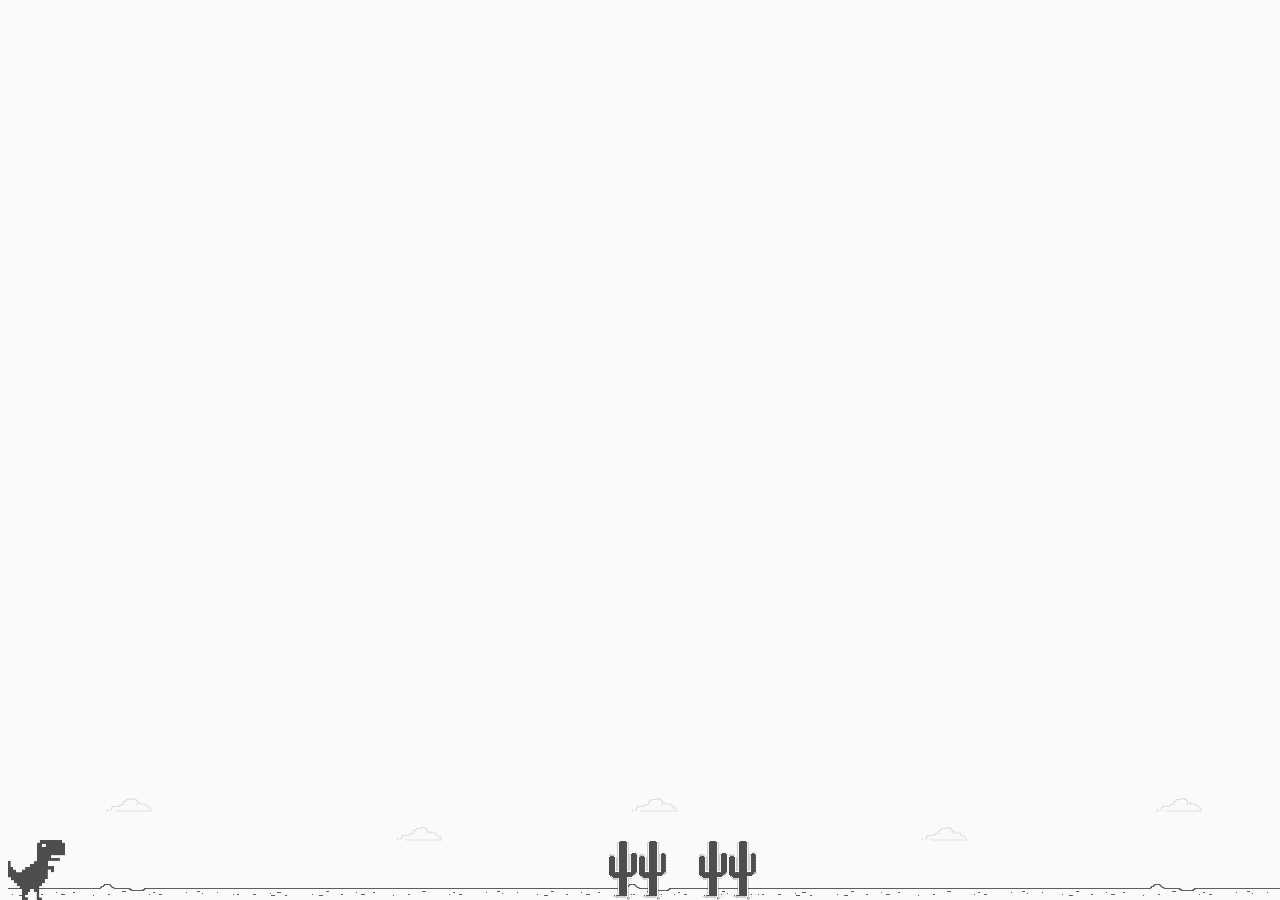
<file: dino/index.html>
<!DOCTYPE html>
<html lang="en">

<head>
    <meta charset="UTF-8">
    <meta http-equiv="X-UA-Compatible" content="IE=edge">
    <meta name="viewport" content="width=device-width, initial-scale=1.0">
    <link rel="stylesheet" href="style.css">
    <title>Dinorouge</title>
</head>

<body>
    <div class="background">
        <div class="dino"></div>
    </div>

    <audio src="musik/running-moire-main-version-00-35-12174.mp3" preload="auto" id="musik"></audio>
    <audio src="musik/salamisound-6039631-sfx-power-up-25-games.mp3" preload="auto" id="jumper"></audio>
</body>
<script src="dino.js"></script>

</html>
</file>
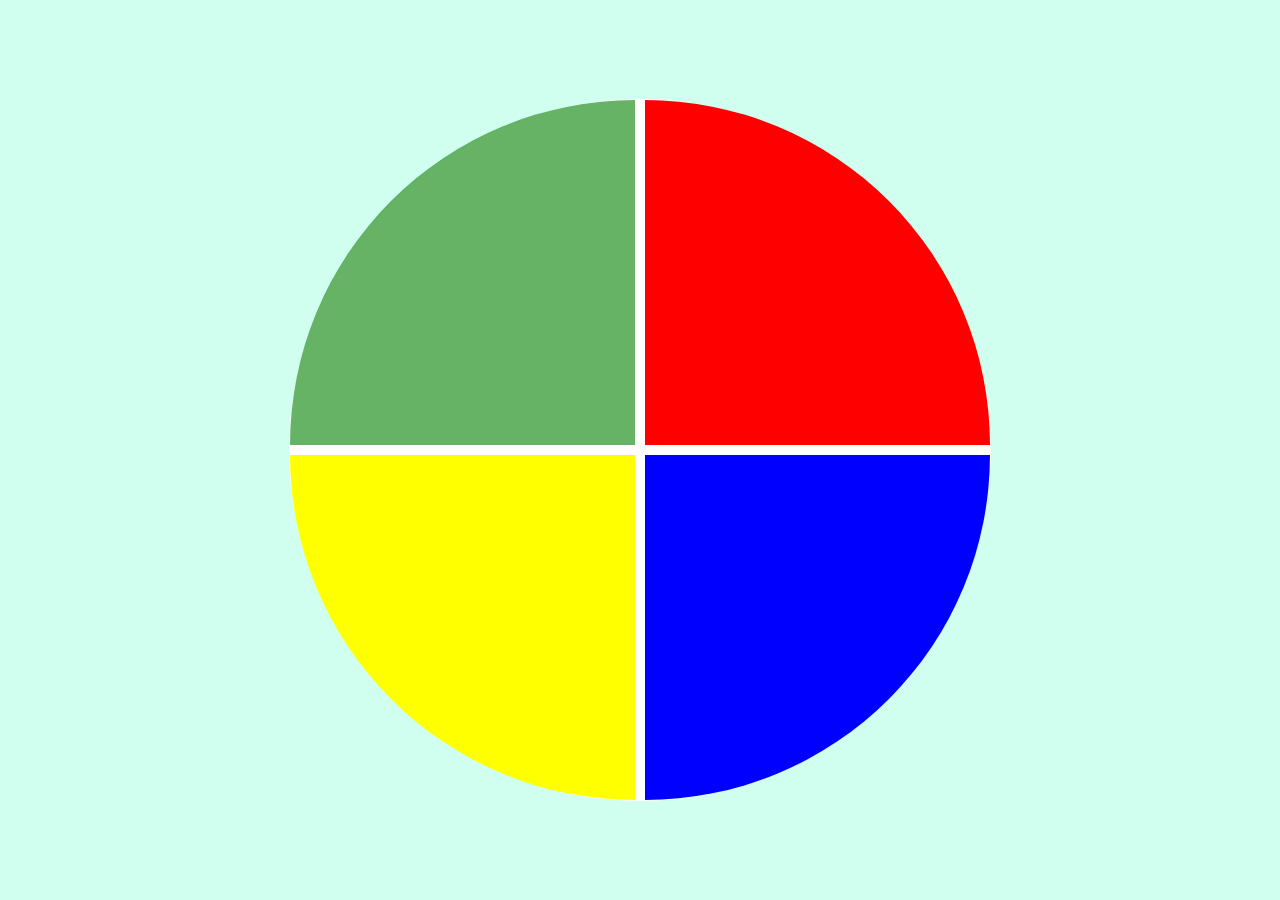
<file: Genius/index.html>
<!DOCTYPE html>
<html lang="en">
<head>
    <meta charset="UTF-8">
    <meta http-equiv="X-UA-Compatible" content="IE=edge">
    <meta name="viewport" content="width=device-width, initial-scale=1.0">
    <link rel="stylesheet" href="style.css">
    <title>Genius</title>
</head>
<body>
    <div class="main-game"> 
        <div class="genius">
            <div class="blue"></div>
            <div class="yellow"></div>
            <div class="red"></div>
            <div class="green"></div>
        </div>
    </div>
</body>

<script src="genius.js"></script>
</html>
</file>
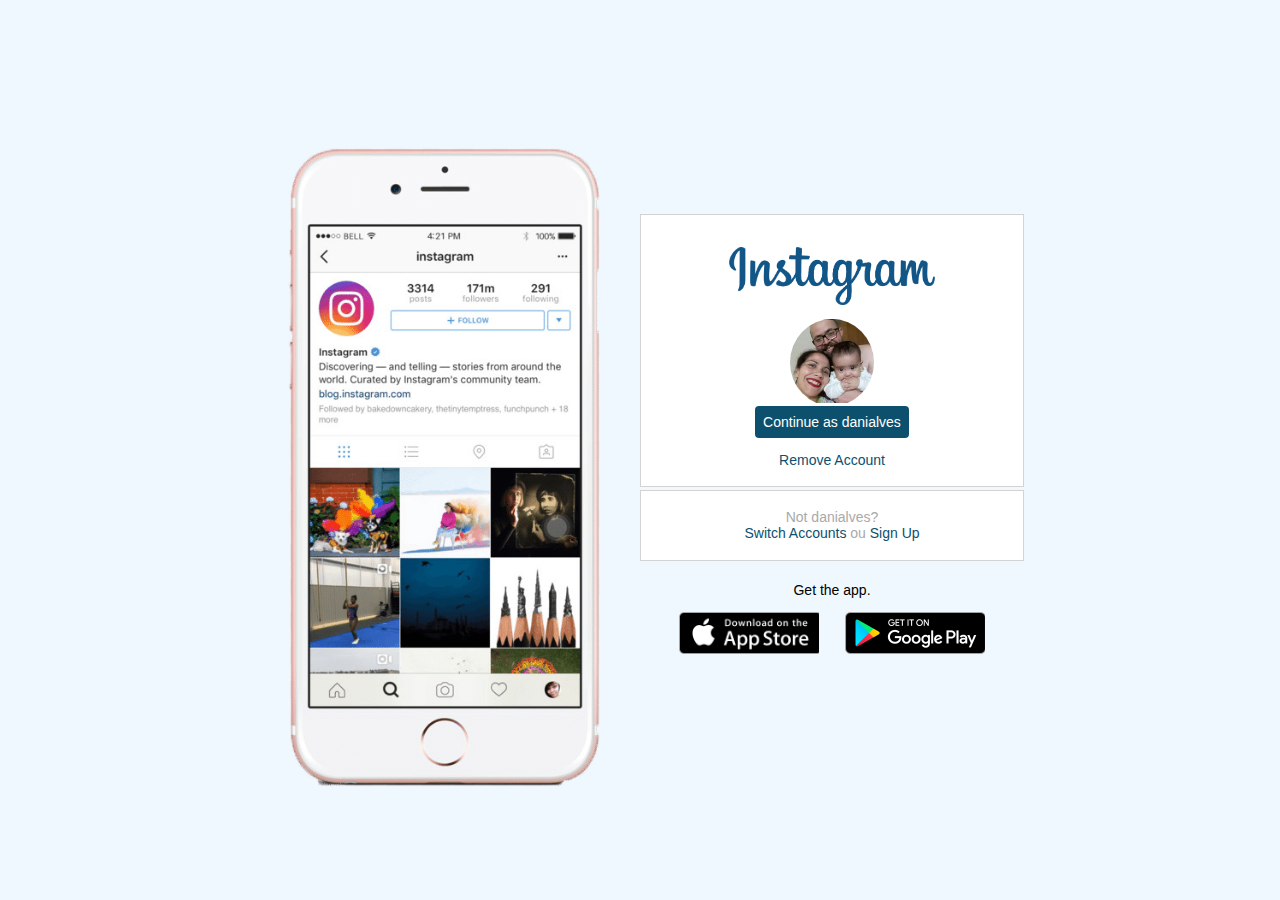
<file: insta page/index.html>
<!DOCTYPE html>
<html lang="en">
<head>
    <meta charset="UTF-8">
    <meta http-equiv="X-UA-Compatible" content="IE=edge">
    <meta name="viewport" content="width=device-width, initial-scale=1.0">
    <title>Document</title>
    <link rel="stylesheet" href="style.css">

</head>
<body>
    <div class="instagram-wrapper">
        <div class="instagram-phone">

            <img src="./assets/instacelular.png" alt="imagem do celular">
        </div>
        <div class="instagram-continue">
            <div class="group">
                <!-- tenho que diminuir o logo -->
                <img src="./assets/instalogo4.png" class="insta-logo" alt="instagram logo">
                <div class="profile-photo">
                    <img src="./assets/foto_profile.jpg" alt="foto da minha familia">

                </div>
                <a href="_blank" class="instagram-login">Continue as danialves</a>
                <a href="_blank" class="instagram-logout">Remove Account</a>
            </div>
            <div class="group">

                <p class="not-account"> Not danialves?</p>
                <p class="not-account">
                    <span class="link-blue"> Switch Accounts </span>
                    ou
                    <span class="link-blue"> Sign Up </span>
                </p>
            </div>
            <div class="get-the-app">
                <p class="get-app">
                    Get the app.
                </p>
                <div class="download">
                    <a href="#" class="app-download"></a>
                    <a href="#" class="app-download"></a>
                </div>
            </div>
        </div>


    </div>
    
</body>
</html>
</file>
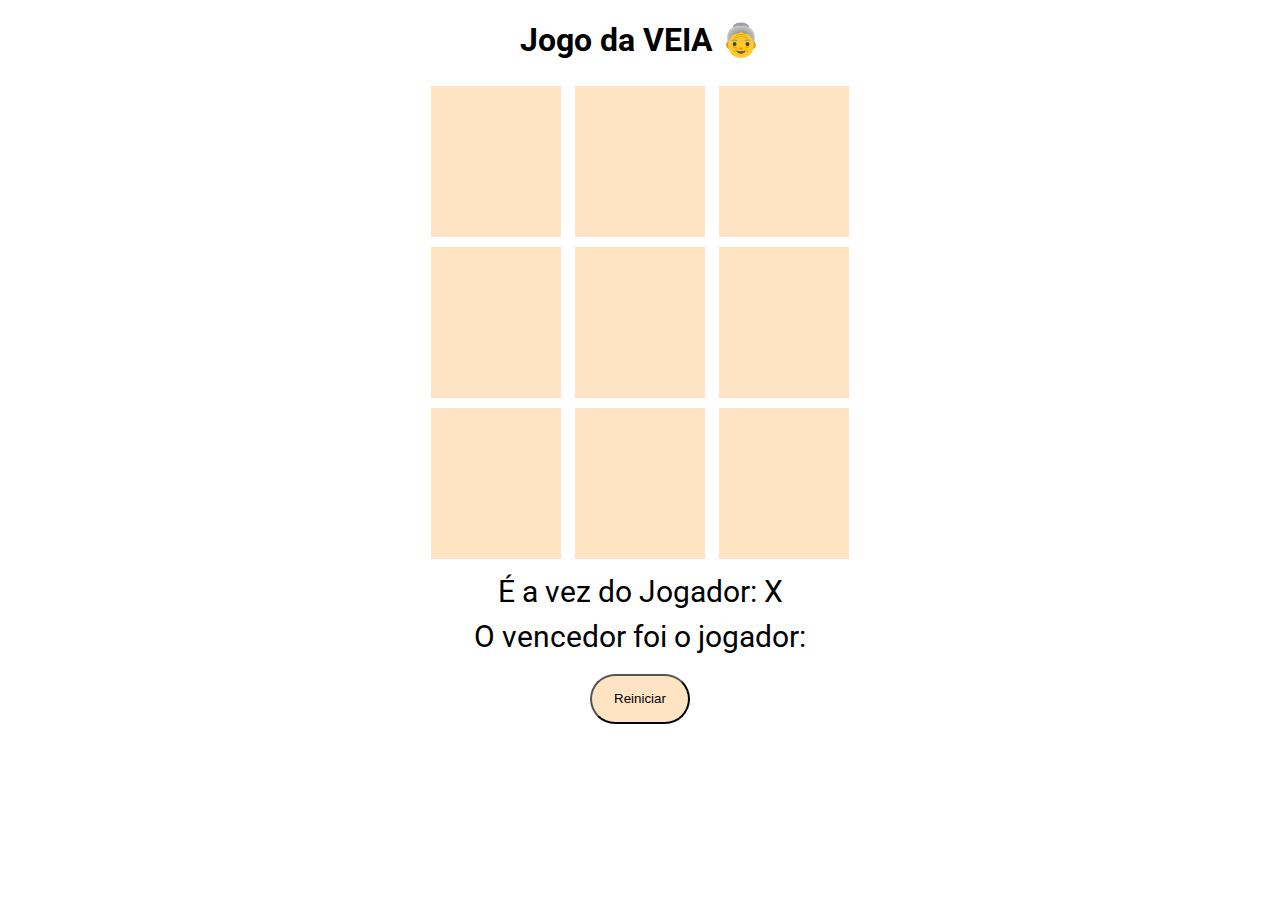
<file: jogo da veia/index.html>
<!DOCTYPE html>
<html lang="pt-br">

<head>
    <meta charset="UTF-8">
    <meta http-equiv="X-UA-Compatible" content="IE=edge">
    <meta name="viewport" content="width=device-width, initial-scale=1.0">
    <link rel="stylesheet" href="style.css">
    <title>Document</title>
</head>

<body>
    <h1>Jogo da VEIA 👵</h1>

    <div>
        <div id="1" class="quadrado" onclick="escolherQuadrado(this.id)">-</div>
        <div id="2" class="quadrado" onclick="escolherQuadrado(this.id)">-</div>
        <div id="3" class="quadrado" onclick="escolherQuadrado(this.id)">-</div>
    </div>

    <div>
        <div id="4" class="quadrado" onclick="escolherQuadrado(this.id)">-</div>
        <div id="5" class="quadrado" onclick="escolherQuadrado(this.id)">-</div>
        <div id="6" class="quadrado" onclick="escolherQuadrado(this.id)">-</div>
    </div>

    <div>
        <div id="7" class="quadrado" onclick="escolherQuadrado(this.id)">-</div>
        <div id="8" class="quadrado" onclick="escolherQuadrado(this.id)">-</div>
        <div id="9" class="quadrado" onclick="escolherQuadrado(this.id)">-</div>
    </div>

    <div class="jogador">
        <label>
            É a vez do Jogador:
        </label>
        <label id="jogador-selecionado">

        </label>
    </div>

    <div class="vencedor">
        <label>
            O vencedor foi o jogador:
        </label>
        <label id="vencedor-selecionado">

        </label>
    </div>

    <div>
        <button onclick="reiniciar()">
            Reiniciar
        </button>
    </div>


</body>

<script src="jogodaveia.js"></script>

</html>
</file>
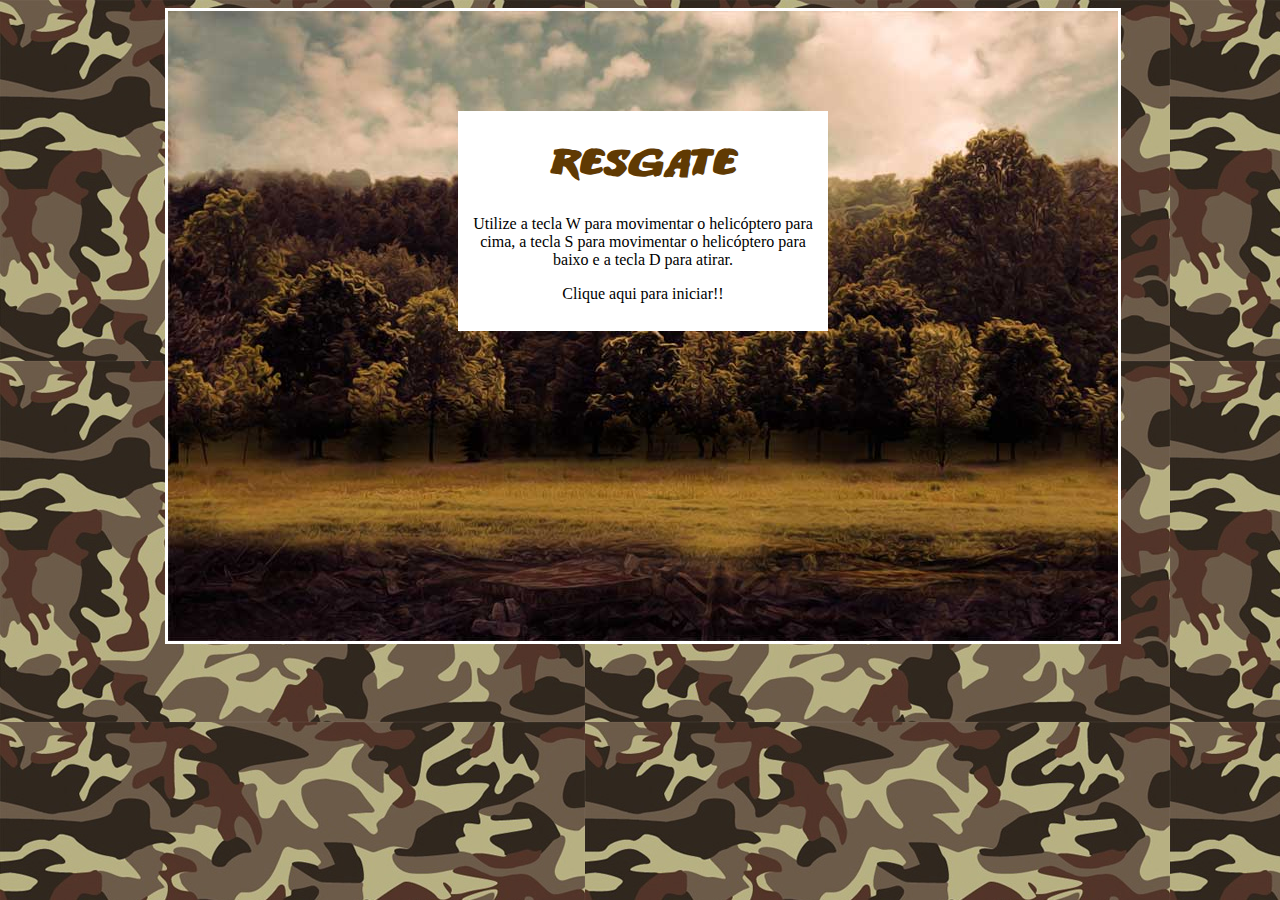
<file: jogo de naves/index.html>
<!DOCTYPE html>
<html lang="en">

<head>
    <meta charset="UTF-8">
    <meta http-equiv="X-UA-Compatible" content="IE=edge">
    <meta name="viewport" content="width=device-width, initial-scale=1.0">
    <title>Resgate</title>
    <link rel="stylesheet" href="style.css">
</head>

<body>
    <div id="container">

        <div id="fundoGame">

            <div id="inicio" onclick="start()">
                <h1> Resgate </h1>
                <p>Utilize a tecla W para movimentar o helicóptero para cima, a tecla S para movimentar o helicóptero
                    para baixo e a tecla D para atirar.</p>
                <p> Clique aqui para iniciar!! </p>
            </div>

        </div>

    </div>

    <!-- Sons do jogo !-->
<audio src="sons/som.mp3" preload="auto" id="somDisparo"></audio>
<audio src="sons/explosao.mp3" preload="auto" id="somExplosao"></audio>
<audio src="sons/musica_fundo.mp3" preload="auto" id="musica"></audio>
<audio src="sons/gameover.mp3" preload="auto" id="somGameover"></audio>
<audio src="sons/perdido.mp3" preload="auto" id="somPerdido"></audio>	
<audio src="sons/resgate.mp3" preload="auto" id="somResgate"></audio>
</body>

<script src="js/jquery-1.11.1.min.js"></script>
<script src="js/jquery-collision.min.js"></script>
<script src="js/naves.js"></script>

<!-- algumas ideias sobre:
1. colocar uma premiação para recuperar a energia
2. colocar um superpoder depois do resgate de xamigos -->

</html>
</file>
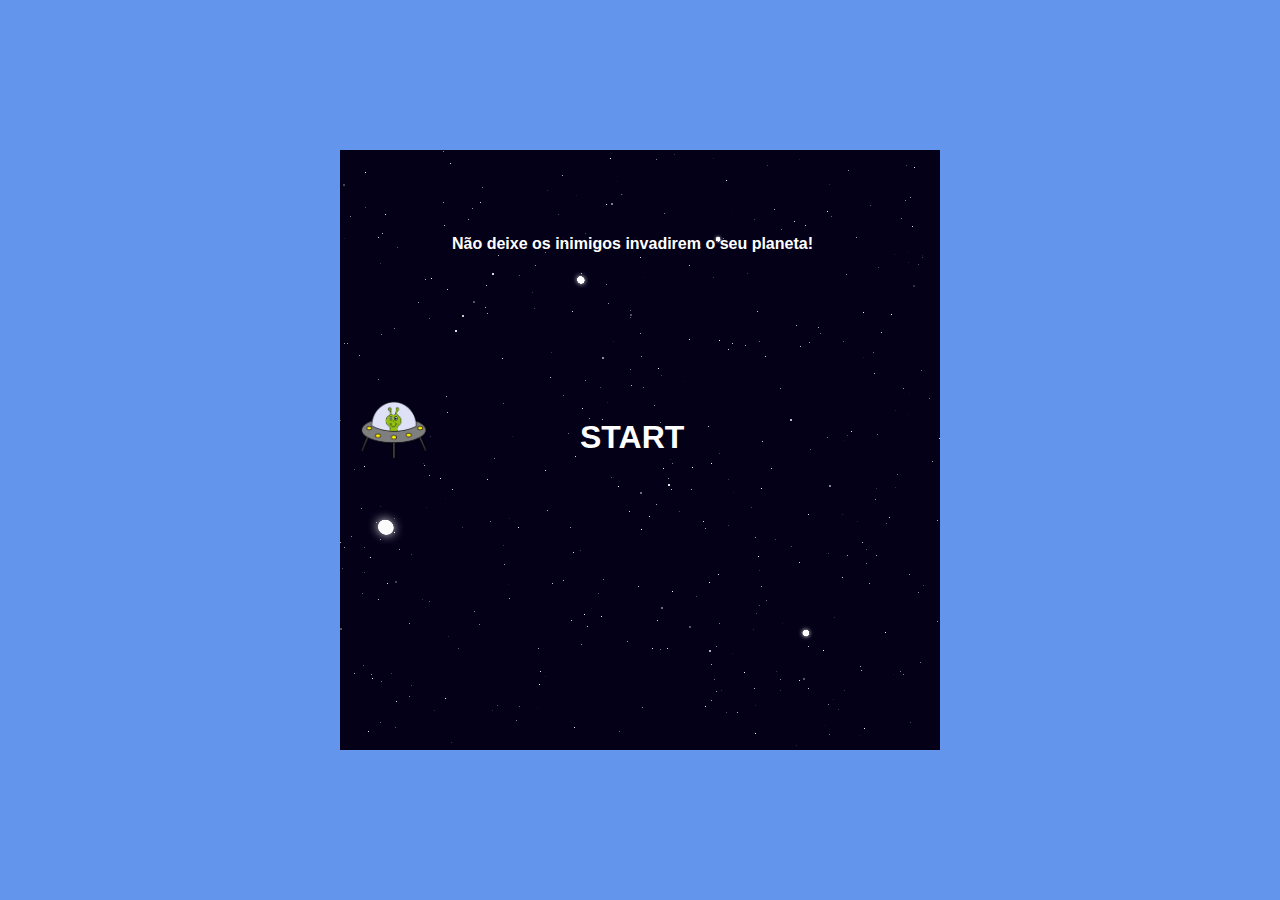
<file: space shooter/index.html>
<!DOCTYPE html>
<html lang="en">
<head>
    <meta charset="UTF-8">
    <meta http-equiv="X-UA-Compatible" content="IE=edge">
    <meta name="viewport" content="width=device-width, initial-scale=1.0">
    <link rel="stylesheet" href="style.css">
    <title>Space Shooter</title>
</head>
<body>
    <div id="main-play-area">
        <img class="player-shooter" src="imgs/hero.png" alt="hero">
        <h4 class="game-instructions">
            Não deixe os inimigos invadirem o seu planeta!
        </h4>
        <div class="start-button">
            <h1>START</h1>
        </div>
    </div>
</body>
<script src="ss.js"></script>
</html>
</file>
<file: dino/style.css>
body {
    background: #fafafa;
  }
  
  .dino {
    position: absolute;
    bottom: 0;
    background-image: url(imgs/dino.png);
    width: 60px;
    height: 60px;
  }
  
  .cactus {
    position: absolute;
    width: 60px;
    height: 60px;
    bottom: 0;
    background-image: url(imgs/cactus.png);
  }
  
  .game-over {
    text-align: center;
    color: #666;
    margin: 50px 0;
    font-family: arial;
  }
  
  @keyframes slideright {
    from {
        background-position: 70000%;
    }
    to {
        background-position: 0%;
    }
  }
  
  .background {
    position: absolute;
    bottom: 0px;
    background-image: url('imgs/background.png');
    background-repeat: repeat-x;
    animation: slideright 600s infinite linear;
    -webkit-animation: slideright 600s infinite linear;
    width: 100%;
    height: 200px;
  }
</file>
<file: Genius/style.css>
body {

    margin: 0;
    background-color: rgb(208, 255, 239);
}

.main-game{
    height: 100vh;
    width: 100vw;
    display: flex;
    justify-content: center;
    align-items: center;
}

.genius {
    display: grid;
    grid-template-areas: 'verde vermelho'
    'amarelo azul';
    grid-gap: 10px;
    border: 1px solid #fff;
    background-color: #fff;
    border-radius: 100%;
    width: 700px;
    height: 700px;
}

.blue {
    grid-area: azul;
    background-color: blue;
    border-bottom-right-radius: 100%;
}

.red {
    grid-area: vermelho;
    background-color: red;
    border-top-right-radius: 100%;
}

.yellow {
    grid-area: amarelo;
    background-color: yellow;
    border-bottom-left-radius: 100%;
}

.green {
    grid-area: verde;
    background-color: green;
    border-top-left-radius: 100%;
}

.selected {
    opacity: 0.6;
}
</file>
<file: insta page/style.css>
*{
    padding: 0;
    margin: 0;
    box-sizing: border-box;
    text-decoration: none;
    font-family: sans-serif;
    font-size: 14px;
}

body{
    width: 100%;
    min-height: 100vh;
    background-color: aliceblue;
    margin: 0;
    padding: 0;
    display: flex;
    justify-content: center;
}

.instagram-wrapper {
    display: flex;
    align-items: center;
    justify-content: start;
    width: 60%;
    height: 100vh;

}

.instagram-phone{
    display: flex;
    align-items: center;
    justify-content: center;
    width: 50%;
}

.instagram-phone img{
    height: 55rem;
}

.instagram-continue{
    display: flex;
    align-items: center;
    justify-content: space-around;
    flex-direction: column;
    width: 50%;
    min-height: 34rem;
}

.insta-logo{
    width: 206px;
    height: 58px;
    margin: 1rem;
    
}

.group{
    display: flex;
    justify-content: space-between;
    align-items: center;
    flex-direction: column;
    background-color: white;
    width: 100%;
    padding: 1.3rem 0;
    border: 1px solid lightgray;
    
}

.group:nth-child(1){
    min-height: 19rem;
}


.profile-photo{
    display: flex;
    justify-content: center;
    align-items: center;
    border-radius: 50%;
    overflow: hidden; /* esconde o excesso da imagem */
    /* margin-bottom: 0.5rem; */
}

.profile-photo img{
    height: 6rem;
    margin-bottom: 0.2rem;
}

.instagram-login{
background-color: rgb(12, 80, 110);
color: white;
padding: 8px;
border-radius: 4px;
}

.instagram-logout{
    color: rgb(12, 80, 110);
    margin-top: 1rem;
    /* margin: 8px; */
}

.not-account{

    color: darkgray;
    /* padding: 0.5rem; */
}

.link-blue{
    color: rgb(12, 80, 110);
}

.get-the-app{
    display: flex;
    flex-direction: column;
    align-items: center;
    justify-content: center;
    width: 100%;
    padding: 1.3rem 0;
    /* margin: 2rem; */
}

.download {
    display: flex;
    width: 100%;
    justify-content: space-evenly;
    align-items: center;
    padding: 1rem;
}

.app-download{
    height: 3rem;
    width: 10rem;
    background-size: cover;
}

.app-download:nth-child(1){
    background-image: url('./assets/apple-button.png');
}

.app-download:nth-child(2){
    background-image: url('./assets/googleplay-button.png');
}


/*media queries*/

@media(max-width:1024px){
    .instagram-wrapper{
        width: 90%;
    }
}

@media(max-width:650px){
    body{
        background-color: white;
    }
    
    .instagram-wrapper{
        width: 90%;
    }

    .instagram-phone{
        display: none;
    }

    .instagram-continue{
        width: 100%;
    }

    .group {
        border: 1px solid transparent;
    }

}
</file>
<file: jogo da veia/style.css>
@import url('https://fonts.googleapis.com/css2?family=Estonia&family=Roboto:ital,wght@1,300&display=swap');

body {

    text-align: center;
    font-family: 'Roboto', sans-serif;
}

.quadrado {
    text-align: center;
    width: 50px;
    background-color: bisque;
    display: inline-block;
    padding: 40px;
    font-size: 60px;
    margin: 5px;
    cursor: pointer;
    color: bisque;
}

.jogador, .vencedor {

    font-size: 30px;
    margin-top: 10px;
}

button {

    margin-top: 20px;
    width: 100px;
    height: 50px;
    background: bisque;
    cursor: pointer;
    border-radius: 25px;

}
</file>
<file: jogo de naves/style.css>
@font-face {
	font-family:Titulo;
	src:url(fontes/ANODETONOONE.TTF);
}

h1 {
	font-family:Titulo;
	font-size:40px;
	color:#603A03;
}

body {
	background-image:url(imgs/fundo.jpg);
}

#container{
	width:950px;
	height:auto;
	position:relative;
	margin-left:auto;
	margin-right:auto;
}


#fundoGame {
	width:950px;
	height:630px;
	background-image:url(imgs/fundo_game.jpg);
	border-color:#FFF;
	border-style:solid;
}

#jogador {
	width:256px;
	height:66px;
	position:absolute;
	left:8px;
	top:179px;
background-image:url(imgs/apache.png);

}

#inimigo1 {
	width: 256px;
	height: 66px;
	position: absolute;
	left: 689px;
	top: 253px;
	background-image:url(imgs/inimigo1.png);
	
}

#inimigo2 {
	width: 165px;
	height: 70px;
	position: absolute;
	left: 775px;
	top: 447px;
	background-image: url(imgs/inimigo2.png);
}

#amigo {
	width: 44px;
	height: 51px;
	position: absolute;
	left: 10px;
	top: 464px;
	background-image:url(imgs/amigo.png);
}

#inicio {
	width:350px;
	height:200px;
	background-color:#FFF;
 	margin-left:auto;
        margin-right:auto;
 	margin-top:100px;
	text-align:center;
	padding:10px;

}


.anima1 {
	background-image:url(imgs/helicoptero.png);
	animation:play .5s steps(2) infinite;

       -webkit-animation: play .5s steps(2) infinite;
       -moz-animation: play .5s steps(2) infinite;
       -ms-animation: play .5s steps(2) infinite;
       -o-animation: play .5s steps(2) infinite;
}

@keyframes play {
	from {background-position:0px;}
	to {background-position:-512px;}
}

@-webkit-keyframes play {
    from { background-position:0px; }
      to { background-position: -512px; }
 }
 
 @-moz-keyframes play {
    from { background-position:0px; }
      to { background-position: -512px; }
 }
 
 @-ms-keyframes play {
    from { background-position:0px; }
      to { background-position: -512px; }
 }
 
 @-o-keyframes play {
    from { background-position:0px; }
      to { background-position: -512px; }
 }

 .anima2 {
    background-image:url(imgs/inimigo1.png);
    animation: play .5s steps(2) infinite;
    -webkit-animation: play .5s steps(2) infinite;
    -moz-animation: play .5s steps(2) infinite;
    -ms-animation: play .5s steps(2) infinite;
    -o-animation: play .5s steps(2) infinite; 
}


.anima3 {
	background-image:url(imgs/amigo.png);
	animation:play2 .9s steps(12) infinite;
	-webkit-animation: play2 .9s steps(12) infinite;
       -moz-animation: play2 .9s steps(12) infinite;
        -ms-animation: play2 .9s steps(12) infinite;
         -o-animation: play2 .9s steps(12) infinite;
}

@keyframes play2 {
	from {background-position:0px;}
	to {background-position:-528px;}
}

@-webkit-keyframes play2 {
   from { background-position:    0px; }
     to { background-position: -528px; }
}

@-moz-keyframes play2 {
   from { background-position:    0px; }
     to { background-position: -528px; }
}

@-ms-keyframes play2 {
   from { background-position:    0px; }
     to { background-position: -528px; }
}

@-o-keyframes play2 {
   from { background-position:    0px; }
     to { background-position: -528px; }
}

#disparo {
	width: 50px;
	height: 8px;
	position: absolute;
	background-image: url(imgs/disparo.png);
}

#explosao1 {
	width:15px;
	height:87px;
	position:absolute;

}

#explosao2 {
	width:15px;
	height:87px;
	position:absolute;
	
}

#explosao3 {
	width:44px;
	height:51px;
	position:absolute;
}

.anima4 {
	width:44px;
	height:51px;
	background-image:url(imgs/amigo_morte.png);
	animation:play3 .5s steps(7) infinite;
	-webkit-animation: play3 .5s steps(7) infinite;
       -moz-animation: play3 .5s steps(7) infinite;
        -ms-animation: play3 .5s steps(7) infinite;
         -o-animation: play3 .5s steps(7) infinite;
}

@keyframes play3 {
	from {background-position:0px;}
	to {background-position:-308px;}
}

@-webkit-keyframes play3 {
   from { background-position:    0px; }
     to { background-position: -308px; }
}

@-moz-keyframes play3 {
   from { background-position:    0px; }
     to { background-position: -308px; }
}

@-ms-keyframes play3 {
   from { background-position:    0px; }
     to { background-position: -308px; }
}

@-o-keyframes play3 {
   from { background-position:    0px; }
     to { background-position: -308px; }
}

#placar {
	width: 450px;
	height: 50px;
	position: absolute;
	left: 5px;
	top: 590px;
}

h2 {
	font-family:Titulo;
	font-size:20px;
	color:#FFF
}

#energia {
	width: 140px;
	height: 38px;
	position: absolute;
	left: 750px;
	top: 7px;	
}

h3 {
	font-family:Titulo;
	font-size:20px;
	color:#603A03;

}

#fim {
	width:350px;
	height:200px;
	background-color:#FFF;
 	margin-left:auto;
    margin-right:auto;
 	margin-top:100px;
	text-align:center;
	padding:10px;

}
</file>
<file: space shooter/style.css>
body {
    height: 100vh;
    width: 100%;
    display: flex;
    justify-content: center;
    align-items: center;
    padding: 0;
    margin: 0;
    font-family: sans-serif;
    background-color: cornflowerblue;
}

#main-play-area {
    background-color: black;
    background-image: url(imgs/space.png);
    height: 600px;
    width: 600px;
}

.game-instructions {
    position: relative;
    color: white;
    left: 7rem;
    top: 0px;
}

.start-button {
    position: relative;
    color: white;
    top: 9rem;
    left: 15rem;
    cursor: pointer;
}

.player-shooter {
    position: relative;
    height: 60px;
    width: 70px;
    left: 20px;
    top: 250px
}

.laser {
    position: relative;
    width: 40px;
    height: 30px;
}

.alien {
    height: 60px;
    width: 70px;
    position: relative;
}

.alien-transition {
    opacity: 1;
    transition: opacity 1.5s ease-in-out;
}

.dead-alien {
    height: 60px;
    width: 70px;
    position: relative;
    opacity: 0;
}
</file>
